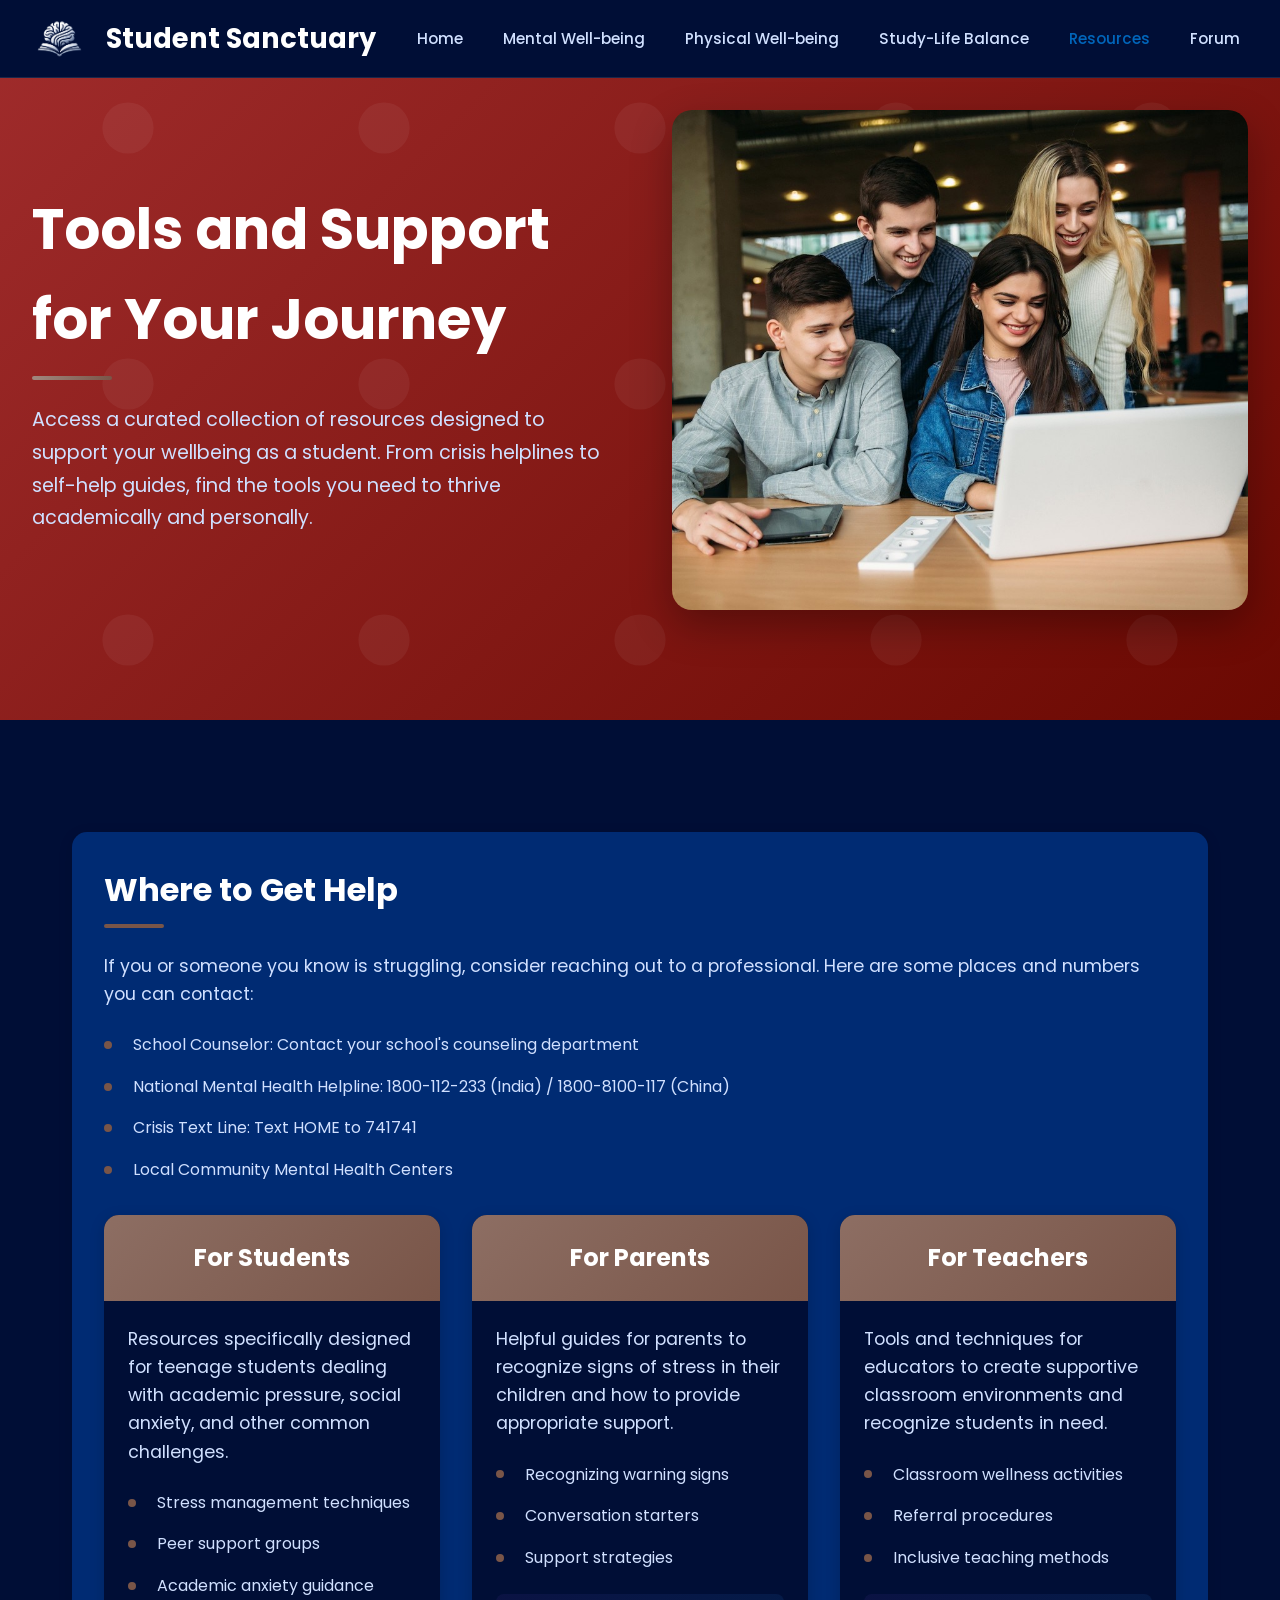
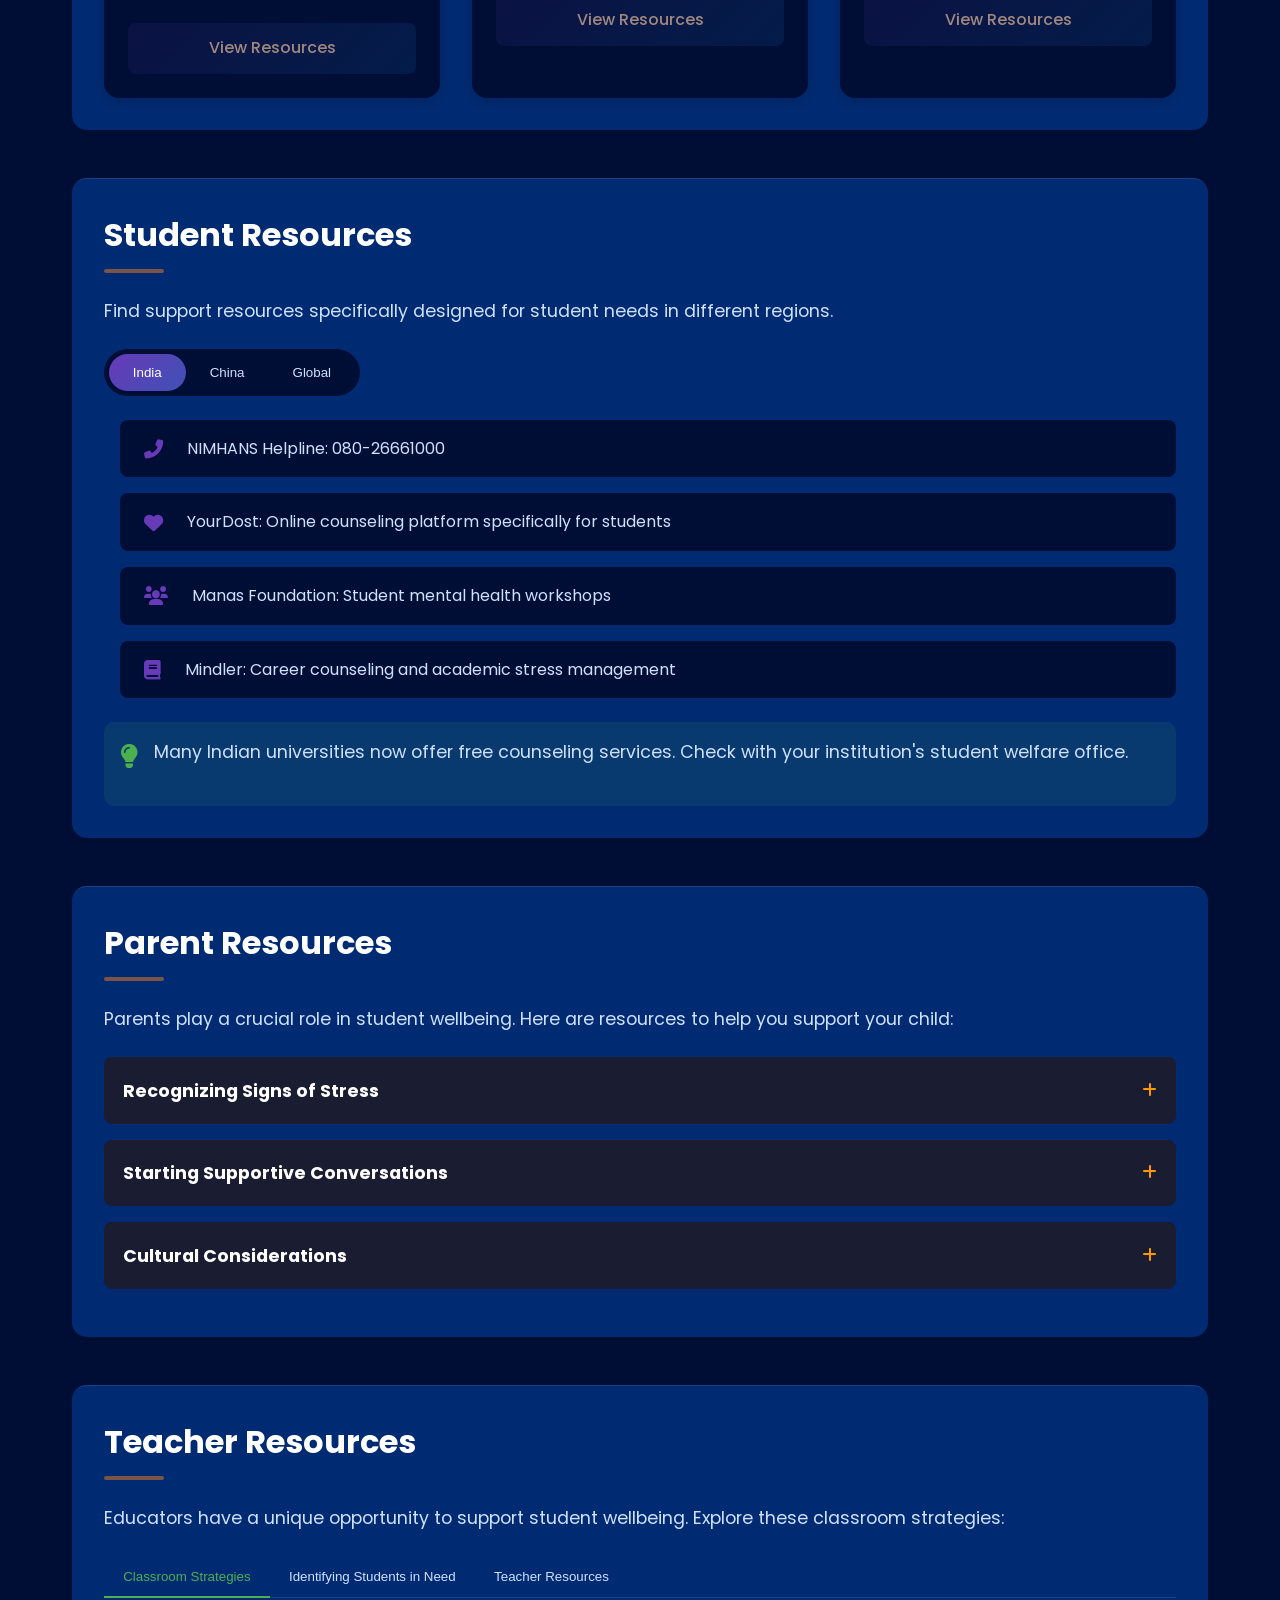
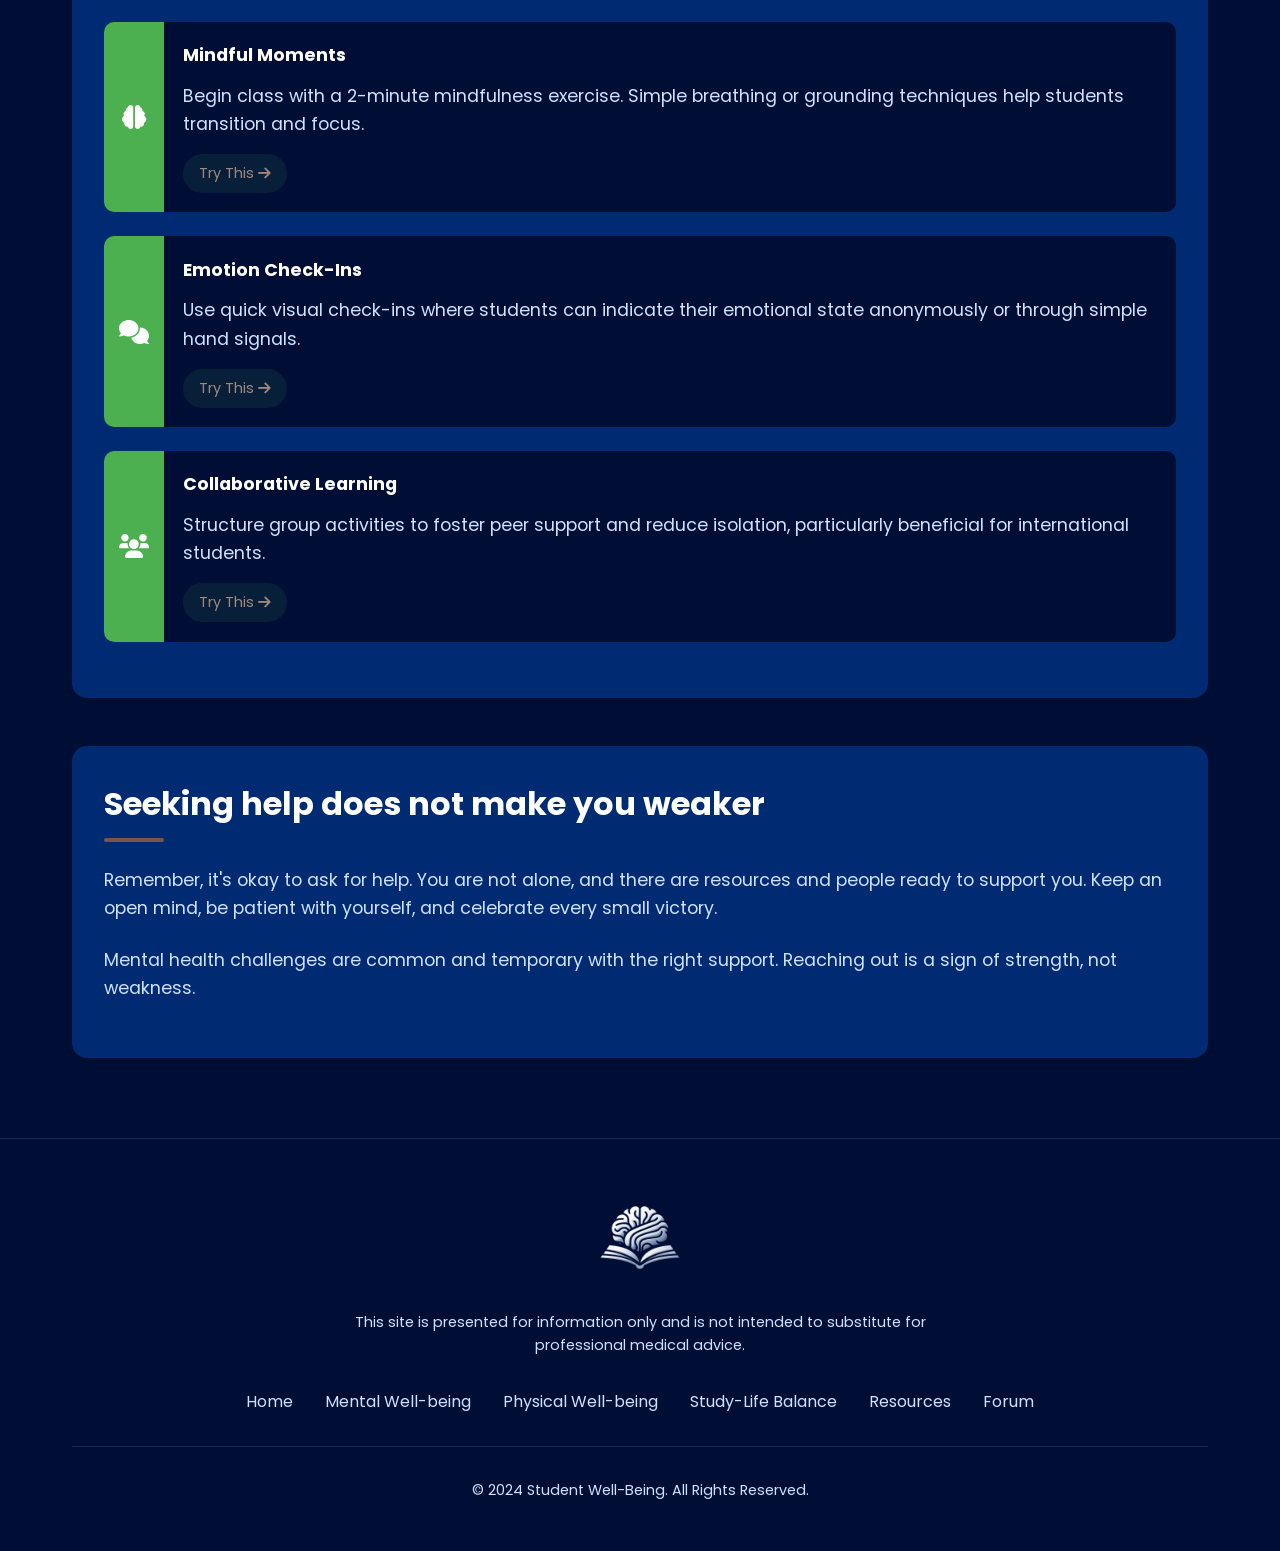
<file: resources.html>
<!doctype html>
<html lang="en">
  <head>
    <meta charset="UTF-8" />
    <meta name="viewport" content="width=device-width, initial-scale=1.0" />
    <title>Student Sanctuary - Resources</title>
    <link rel="stylesheet" href="css/resources.css" />
    <link href="https://unpkg.com/aos@2.3.1/dist/aos.css" rel="stylesheet" />
    <link
      rel="stylesheet"
      href="https://cdnjs.cloudflare.com/ajax/libs/font-awesome/6.0.0/css/all.min.css"
    />
  </head>
  <body>
    <header class="navbar">
      <div class="logo-container">
        <div class="logo-image">
          <img src="images/logo.png" alt="Logo" class="nav-logo" />
        </div>
        <div class="logo">Student Sanctuary</div>
      </div>
      <nav class="navigation">
        <a href="index.html" class="nav-link">Home</a>
        <a href="mental-wellbeing.html" class="nav-link">Mental Well-being</a>
        <a href="physical-wellbeing.html" class="nav-link"
          >Physical Well-being</a
        >
        <a href="study-life-balance.html" class="nav-link"
          >Study-Life Balance</a
        >
        <a href="resources.html" class="nav-link active">Resources</a>
        <a href="student-forum.html" class="nav-link">Forum</a>
      </nav>
    </header>

    <section class="resources-hero">
      <div class="hero-content">
        <h1 data-aos="fade-up">Tools and Support for Your Journey</h1>
        <p data-aos="fade-up" data-aos-delay="200">
          Access a curated collection of resources designed to support your
          wellbeing as a student. From crisis helplines to self-help guides,
          find the tools you need to thrive academically and personally.
        </p>
      </div>
      <div class="hero-image" data-aos="fade-left">
        <img
          src="images/Student-wellbeing-insights-from-the-European-Student-Living-Monitor-The-Class-Foundation-PBSA-News.jpg"
          alt="Student accessing wellbeing resources"
        />
      </div>
    </section>

    <main style="margin-top: 80px">
      <div class="container">
        <div class="section" data-aos="fade-up">
          <h2>Where to Get Help</h2>
          <p>
            If you or someone you know is struggling, consider reaching out to a
            professional. Here are some places and numbers you can contact:
          </p>
          <ul>
            <li>
              School Counselor: Contact your school's counseling department
            </li>
            <li>
              National Mental Health Helpline: 1800-112-233 (India) /
              1800-8100-117 (China)
            </li>
            <li>Crisis Text Line: Text HOME to 741741</li>
            <li>Local Community Mental Health Centers</li>
          </ul>

          <div class="resource-cards">
            <div class="resource-card" data-aos="fade-up" data-aos-delay="100">
              <div class="resource-card-header">
                <h3>For Students</h3>
              </div>
              <div class="resource-card-body">
                <p>
                  Resources specifically designed for teenage students dealing
                  with academic pressure, social anxiety, and other common
                  challenges.
                </p>
                <ul>
                  <li>Stress management techniques</li>
                  <li>Peer support groups</li>
                  <li>Academic anxiety guidance</li>
                </ul>
                <a href="#student-resources-section" class="resource-nav-btn"
                  >View Resources</a
                >
              </div>
            </div>

            <div class="resource-card" data-aos="fade-up" data-aos-delay="200">
              <div class="resource-card-header">
                <h3>For Parents</h3>
              </div>
              <div class="resource-card-body">
                <p>
                  Helpful guides for parents to recognize signs of stress in
                  their children and how to provide appropriate support.
                </p>
                <ul>
                  <li>Recognizing warning signs</li>
                  <li>Conversation starters</li>
                  <li>Support strategies</li>
                </ul>
                <a href="#parent-resources-section" class="resource-nav-btn"
                  >View Resources</a
                >
              </div>
            </div>

            <div class="resource-card" data-aos="fade-up" data-aos-delay="300">
              <div class="resource-card-header">
                <h3>For Teachers</h3>
              </div>
              <div class="resource-card-body">
                <p>
                  Tools and techniques for educators to create supportive
                  classroom environments and recognize students in need.
                </p>
                <ul>
                  <li>Classroom wellness activities</li>
                  <li>Referral procedures</li>
                  <li>Inclusive teaching methods</li>
                </ul>
                <a href="#teacher-resources-section" class="resource-nav-btn"
                  >View Resources</a
                >
              </div>
            </div>
          </div>
        </div>

        <div class="section" id="student-resources-section" data-aos="fade-up">
          <h2>Student Resources</h2>
          <p>
            Find support resources specifically designed for student needs in
            different regions.
          </p>

          <div class="region-tabs">
            <button class="region-tab active" data-region="india">India</button>
            <button class="region-tab" data-region="china">China</button>
            <button class="region-tab" data-region="global">Global</button>
          </div>

          <div class="region-content active" id="india-content">
            <ul class="resource-list">
              <li>
                <i class="fas fa-phone-alt"></i> NIMHANS Helpline: 080-26661000
              </li>
              <li>
                <i class="fas fa-heart"></i> YourDost: Online counseling
                platform specifically for students
              </li>
              <li>
                <i class="fas fa-users"></i> Manas Foundation: Student mental
                health workshops
              </li>
              <li>
                <i class="fas fa-book"></i> Mindler: Career counseling and
                academic stress management
              </li>
            </ul>
            <div class="interactive-tip">
              <div class="tip-icon"><i class="fas fa-lightbulb"></i></div>
              <p>
                Many Indian universities now offer free counseling services.
                Check with your institution's student welfare office.
              </p>
            </div>
          </div>

          <div class="region-content" id="china-content">
            <ul class="resource-list">
              <li>
                <i class="fas fa-phone-alt"></i> National Mental Health
                Helpline: 12320
              </li>
              <li>
                <i class="fas fa-comment-medical"></i> Hope Line Beijing:
                400-161-9995
              </li>
              <li>
                <i class="fas fa-graduation-cap"></i> CandleX: Student support
                community
              </li>
              <li>
                <i class="fas fa-hands-helping"></i> United Family Healthcare:
                Student counseling
              </li>
              <li>
                <i class="fas fa-heart"></i> 阳光心理: Online psychological
                counseling platform
              </li>
              <li>
                <i class="fas fa-users"></i> 知心精神健康服务: Mental health
                services for youth
              </li>
              <li>
                <i class="fas fa-book"></i> Student Mental Health Association of
                China
              </li>
            </ul>
            <div class="interactive-tip">
              <div class="tip-icon"><i class="fas fa-lightbulb"></i></div>
              <p>
                WeChat groups for student support are increasingly popular in
                China. Search for "学生心理健康" (student mental health) groups.
              </p>
            </div>
          </div>

          <div class="region-content" id="global-content">
            <ul class="resource-list">
              <li>
                <i class="fas fa-globe"></i> 7 Cups: Free online chat with
                trained listeners
              </li>
              <li>
                <i class="fas fa-brain"></i> Headspace: Meditation app with
                student discount
              </li>
              <li>
                <i class="fas fa-comment-dots"></i> TalkCampus: Global student
                support network
              </li>
              <li>
                <i class="fas fa-laptop"></i> Student Minds: International
                student mental health charity
              </li>
              <li>
                <i class="fas fa-heart"></i> BetterHelp: Online counseling
                platform
              </li>
              <li>
                <i class="fas fa-users"></i> International Student Support
                Network
              </li>
              <li>
                <i class="fas fa-book"></i> WHO Student Mental Health Resources
              </li>
            </ul>
            <div class="interactive-tip">
              <div class="tip-icon"><i class="fas fa-lightbulb"></i></div>
              <p>
                Don't forget to visit our
                <a href="student-forum.html" class="highlight-link"
                  >Student Forum</a
                >
                to connect with peers facing similar challenges!
              </p>
            </div>
          </div>
        </div>

        <div class="section" id="parent-resources-section" data-aos="fade-up">
          <h2>Parent Resources</h2>
          <p>
            Parents play a crucial role in student wellbeing. Here are resources
            to help you support your child:
          </p>

          <div class="accordion">
            <div class="accordion-item">
              <div class="accordion-header">
                <h5>Recognizing Signs of Stress</h5>
                <span class="accordion-icon"><i class="fas fa-plus"></i></span>
              </div>
              <div class="accordion-content">
                <p>Watch for these common signs of academic stress:</p>
                <ul>
                  <li>Changes in sleep patterns or appetite</li>
                  <li>Withdrawal from family activities</li>
                  <li>Excessive worry about grades or performance</li>
                  <li>Physical complaints like headaches or stomachaches</li>
                  <li>Loss of interest in previously enjoyed activities</li>
                </ul>
                <div class="parent-tip">
                  <p>
                    <strong>Tip:</strong> Keep communication open without
                    focusing solely on academic performance.
                  </p>
                </div>
              </div>
            </div>

            <div class="accordion-item">
              <div class="accordion-header">
                <h5>Starting Supportive Conversations</h5>
                <span class="accordion-icon"><i class="fas fa-plus"></i></span>
              </div>
              <div class="accordion-content">
                <p>Try these conversation starters:</p>
                <ul>
                  <li>
                    "I've noticed you seem a bit overwhelmed lately. Would you
                    like to talk about it?"
                  </li>
                  <li>
                    "What was the best and most challenging part of your day?"
                  </li>
                  <li>
                    "How can I support you with your schoolwork without adding
                    pressure?"
                  </li>
                  <li>
                    "Would it help to take a break and do something fun
                    together?"
                  </li>
                </ul>
                <div class="parent-tip">
                  <p>
                    <strong>Tip:</strong> Listen without judgment and validate
                    their feelings before offering solutions.
                  </p>
                </div>
              </div>
            </div>

            <div class="accordion-item">
              <div class="accordion-header">
                <h5>Cultural Considerations</h5>
                <span class="accordion-icon"><i class="fas fa-plus"></i></span>
              </div>
              <div class="accordion-content">
                <p>
                  In many Asian cultures, academic achievement is highly valued.
                  While encouraging excellence, remember:
                </p>
                <ul>
                  <li>Balance high expectations with emotional support</li>
                  <li>
                    Recognize that mental health is as important as academic
                    success
                  </li>
                  <li>Celebrate effort and progress, not just results</li>
                  <li>Share your own experiences with overcoming challenges</li>
                </ul>
                <div class="parent-tip">
                  <p>
                    <strong>Tip:</strong> Consider joining a parent support
                    group to share experiences and strategies.
                  </p>
                </div>
              </div>
            </div>
          </div>
        </div>

        <div class="section" id="teacher-resources-section" data-aos="fade-up">
          <h2>Teacher Resources</h2>
          <p>
            Educators have a unique opportunity to support student wellbeing.
            Explore these classroom strategies:
          </p>

          <div class="tabs-container">
            <div class="tabs-nav">
              <button class="tab-nav-item active" data-tab="classroom">
                Classroom Strategies
              </button>
              <button class="tab-nav-item" data-tab="identifying">
                Identifying Students in Need
              </button>
              <button class="tab-nav-item" data-tab="resources">
                Teacher Resources
              </button>
            </div>

            <div class="tab-content active" id="classroom-content">
              <div class="strategy-card">
                <div class="strategy-icon"><i class="fas fa-brain"></i></div>
                <div class="strategy-details">
                  <h5>Mindful Moments</h5>
                  <p>
                    Begin class with a 2-minute mindfulness exercise. Simple
                    breathing or grounding techniques help students transition
                    and focus.
                  </p>
                  <a href="#" class="try-it-btn"
                    >Try This <i class="fas fa-arrow-right"></i
                  ></a>
                  <div class="try-it-content">
                    <p>
                      "Today, we'll start with a quick grounding exercise.
                      Please sit comfortably and take three deep breaths. Now,
                      notice five things you can see, four things you can touch,
                      three things you can hear, two things you can smell, and
                      one thing you can taste."
                    </p>
                  </div>
                </div>
              </div>

              <div class="strategy-card">
                <div class="strategy-icon"><i class="fas fa-comments"></i></div>
                <div class="strategy-details">
                  <h5>Emotion Check-Ins</h5>
                  <p>
                    Use quick visual check-ins where students can indicate their
                    emotional state anonymously or through simple hand signals.
                  </p>
                  <a href="#" class="try-it-btn"
                    >Try This <i class="fas fa-arrow-right"></i
                  ></a>
                  <div class="try-it-content">
                    <p>
                      Create a simple chart with emotions (focused, confused,
                      stressed, excited) and have students place sticky notes or
                      digital markers to indicate their current state. This
                      helps you adjust your teaching approach and identify
                      students who might need support.
                    </p>
                  </div>
                </div>
              </div>

              <div class="strategy-card">
                <div class="strategy-icon"><i class="fas fa-users"></i></div>
                <div class="strategy-details">
                  <h5>Collaborative Learning</h5>
                  <p>
                    Structure group activities to foster peer support and reduce
                    isolation, particularly beneficial for international
                    students.
                  </p>
                  <a href="#" class="try-it-btn"
                    >Try This <i class="fas fa-arrow-right"></i
                  ></a>
                  <div class="try-it-content">
                    <p>
                      Use the "think-pair-share" technique where students first
                      reflect individually, then discuss with a partner, and
                      finally share with the larger group. This builds
                      confidence and creates a supportive learning community.
                    </p>
                  </div>
                </div>
              </div>
            </div>

            <div class="tab-content" id="identifying-content">
              <h5>Warning Signs to Watch For</h5>
              <ul class="warning-signs">
                <li>
                  <i class="fas fa-exclamation-triangle"></i> Sudden decline in
                  academic performance
                </li>
                <li>
                  <i class="fas fa-exclamation-triangle"></i> Excessive absences
                  or tardiness
                </li>
                <li>
                  <i class="fas fa-exclamation-triangle"></i> Withdrawal from
                  class participation
                </li>
                <li>
                  <i class="fas fa-exclamation-triangle"></i> Expressions of
                  hopelessness or worthlessness
                </li>
                <li>
                  <i class="fas fa-exclamation-triangle"></i> Significant
                  changes in behavior or mood
                </li>
              </ul>

              <div class="action-steps">
                <h5>Recommended Steps</h5>
                <ol>
                  <li>Speak with the student privately to express concern</li>
                  <li>
                    Listen without judgment and avoid minimizing their feelings
                  </li>
                  <li>
                    Know your school's referral process for counseling services
                  </li>
                  <li>
                    Follow up appropriately while respecting confidentiality
                  </li>
                  <li>
                    Take care of your own wellbeing to avoid compassion fatigue
                  </li>
                </ol>
              </div>
            </div>

            <div class="tab-content" id="resources-content">
              <div class="resource-list">
                <li>
                  <i class="fas fa-chalkboard-teacher"></i>
                  <div class="resource-content">
                    <h5>Classroom Management Techniques</h5>
                    <p>
                      Effective strategies for maintaining a supportive learning
                      environment
                    </p>
                  </div>
                </li>
                <li>
                  <i class="fas fa-brain"></i>
                  <div class="resource-content">
                    <h5>Mental Health First Aid</h5>
                    <p>
                      Basic training for recognizing and responding to mental
                      health challenges
                    </p>
                  </div>
                </li>
                <li>
                  <i class="fas fa-users"></i>
                  <div class="resource-content">
                    <h5>Building Inclusive Communities</h5>
                    <p>Creating safe and welcoming spaces for all students</p>
                  </div>
                </li>
                <li>
                  <i class="fas fa-heart"></i>
                  <div class="resource-content">
                    <h5>Social-Emotional Learning</h5>
                    <p>
                      Incorporating SEL principles into daily teaching practices
                    </p>
                  </div>
                </li>
              </div>
            </div>
          </div>
        </div>

        <div class="section" data-aos="fade-up">
          <h2>Seeking help does not make you weaker</h2>
          <p>
            Remember, it's okay to ask for help. You are not alone, and there
            are resources and people ready to support you. Keep an open mind, be
            patient with yourself, and celebrate every small victory.
          </p>
          <p>
            Mental health challenges are common and temporary with the right
            support. Reaching out is a sign of strength, not weakness.
          </p>
        </div>
      </div>
    </main>

    <footer>
      <div class="footer-wrapper">
        <div class="footer-brand">
          <img
            src="images/logo.png"
            alt="Student Well-Being Logo"
            class="footer-logo"
          />
          <p class="footer-disclaimer">
            This site is presented for information only and is not intended to
            substitute for professional medical advice.
          </p>
        </div>

        <nav class="footer-nav">
          <div class="footer-links">
            <a href="index.html">Home</a>
            <a href="mental-wellbeing.html">Mental Well-being</a>
            <a href="physical-wellbeing.html">Physical Well-being</a>
            <a href="study-life-balance.html">Study-Life Balance</a>
            <a href="resources.html">Resources</a>
            <a href="student-forum.html">Forum</a>
          </div>
        </nav>

        <div class="footer-bottom">
          <p>&copy; 2024 Student Well-Being. All Rights Reserved.</p>
        </div>
      </div>
    </footer>

    <script src="https://unpkg.com/aos@2.3.1/dist/aos.js"></script>
    <script src="js/navbar.js"></script>
    <script src="js/script.js"></script>
  </body>
</html>
</file>
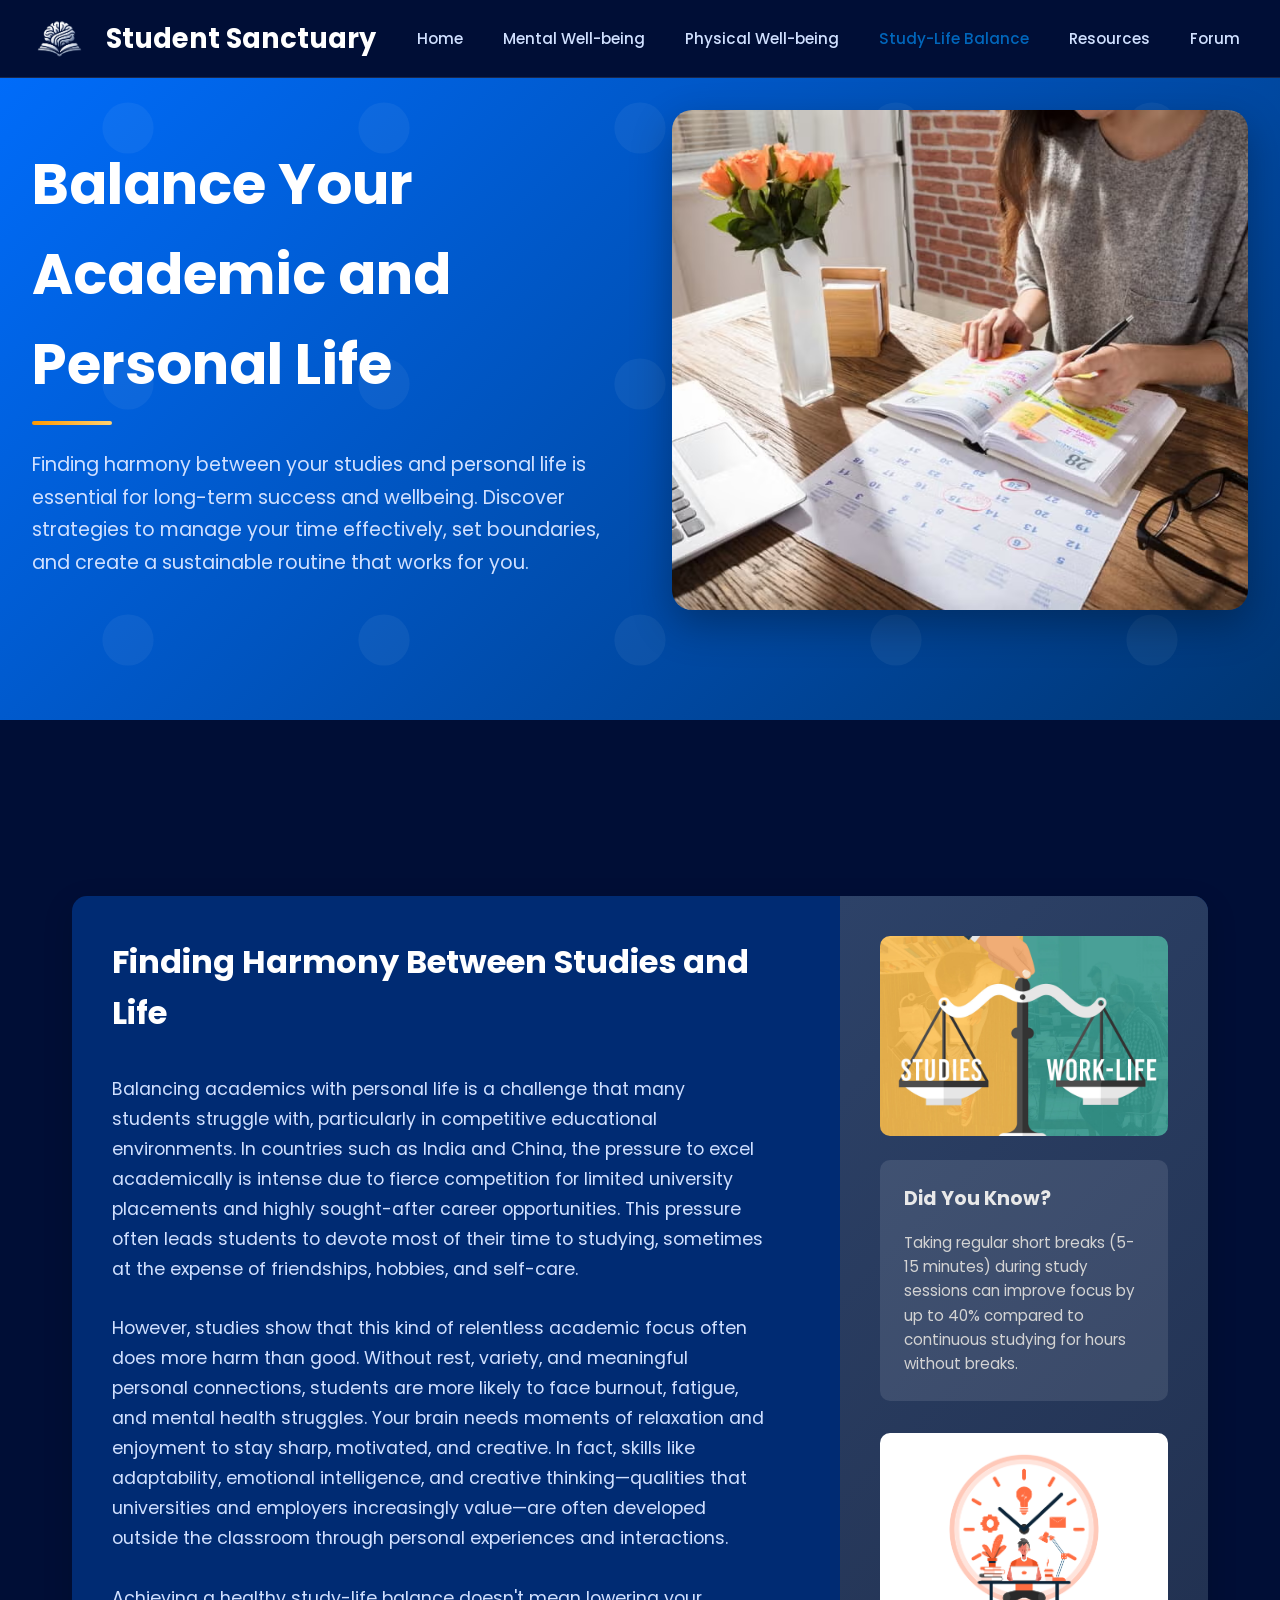
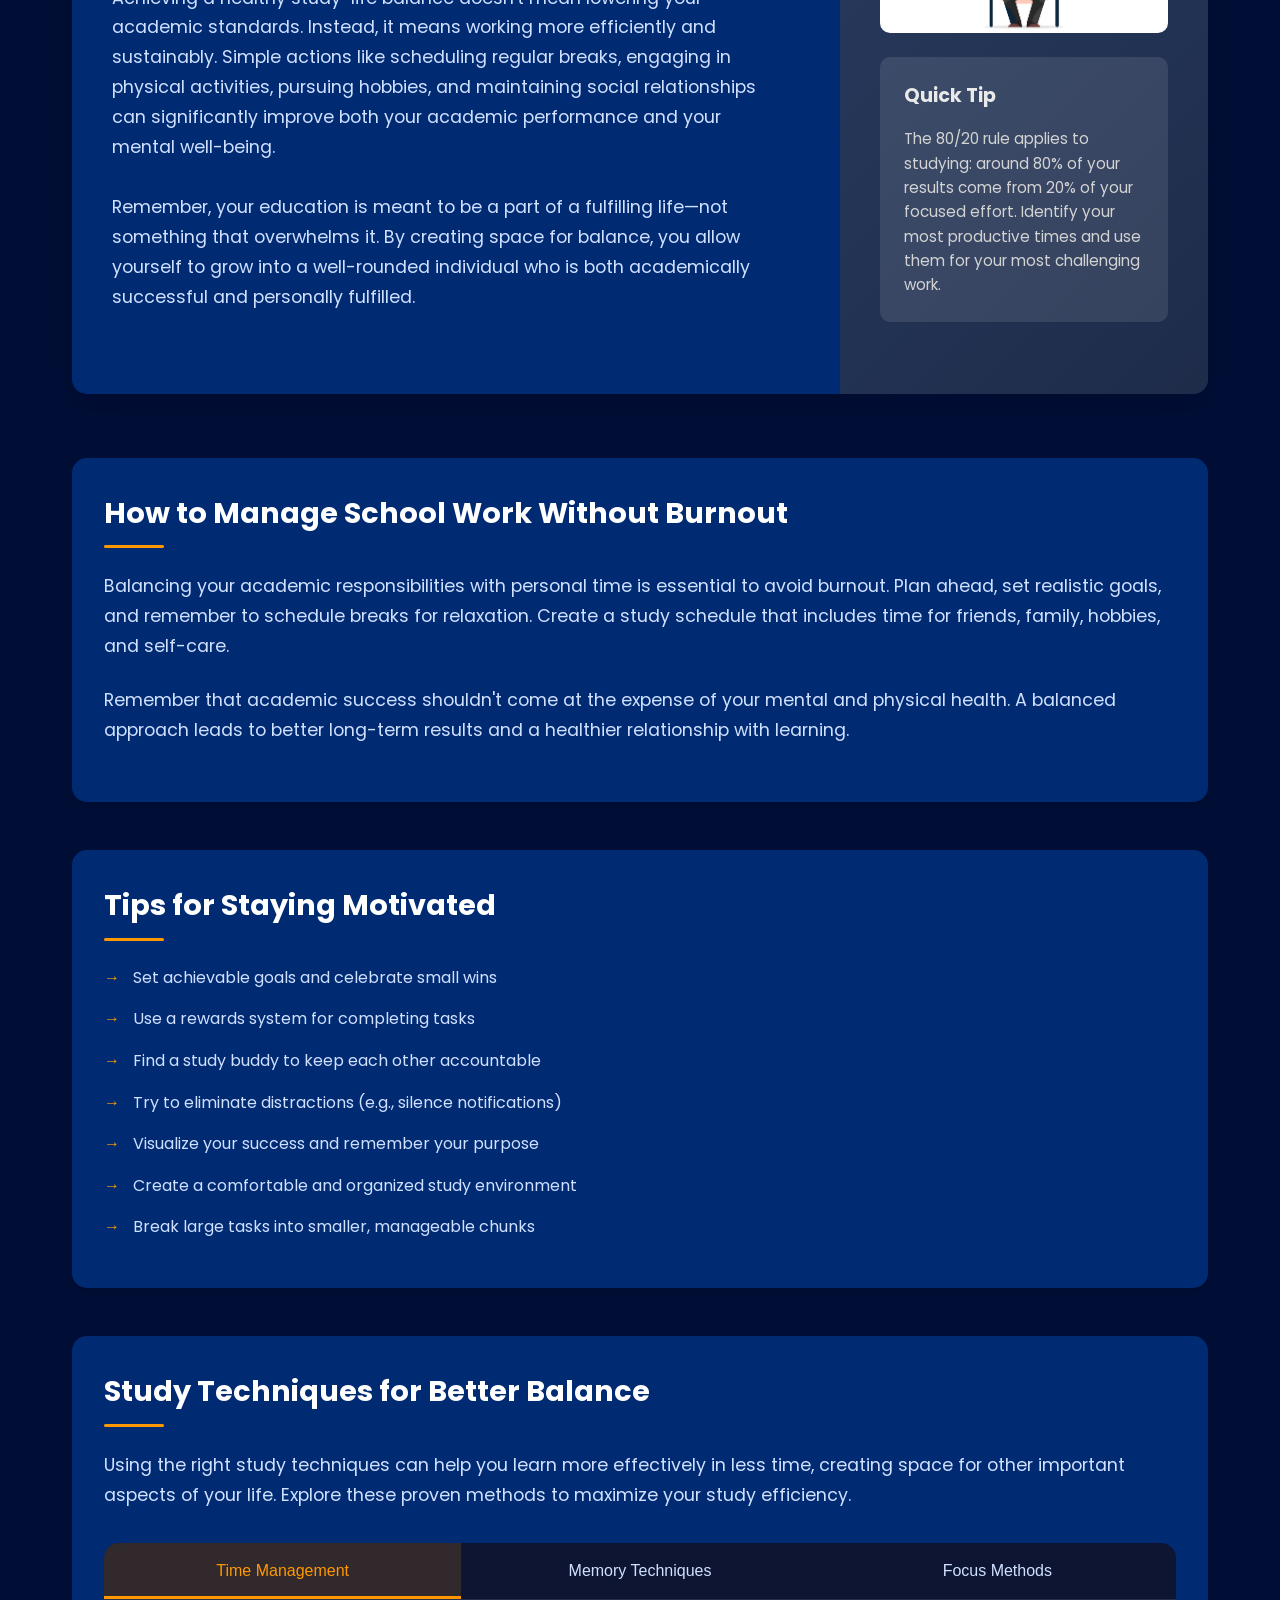
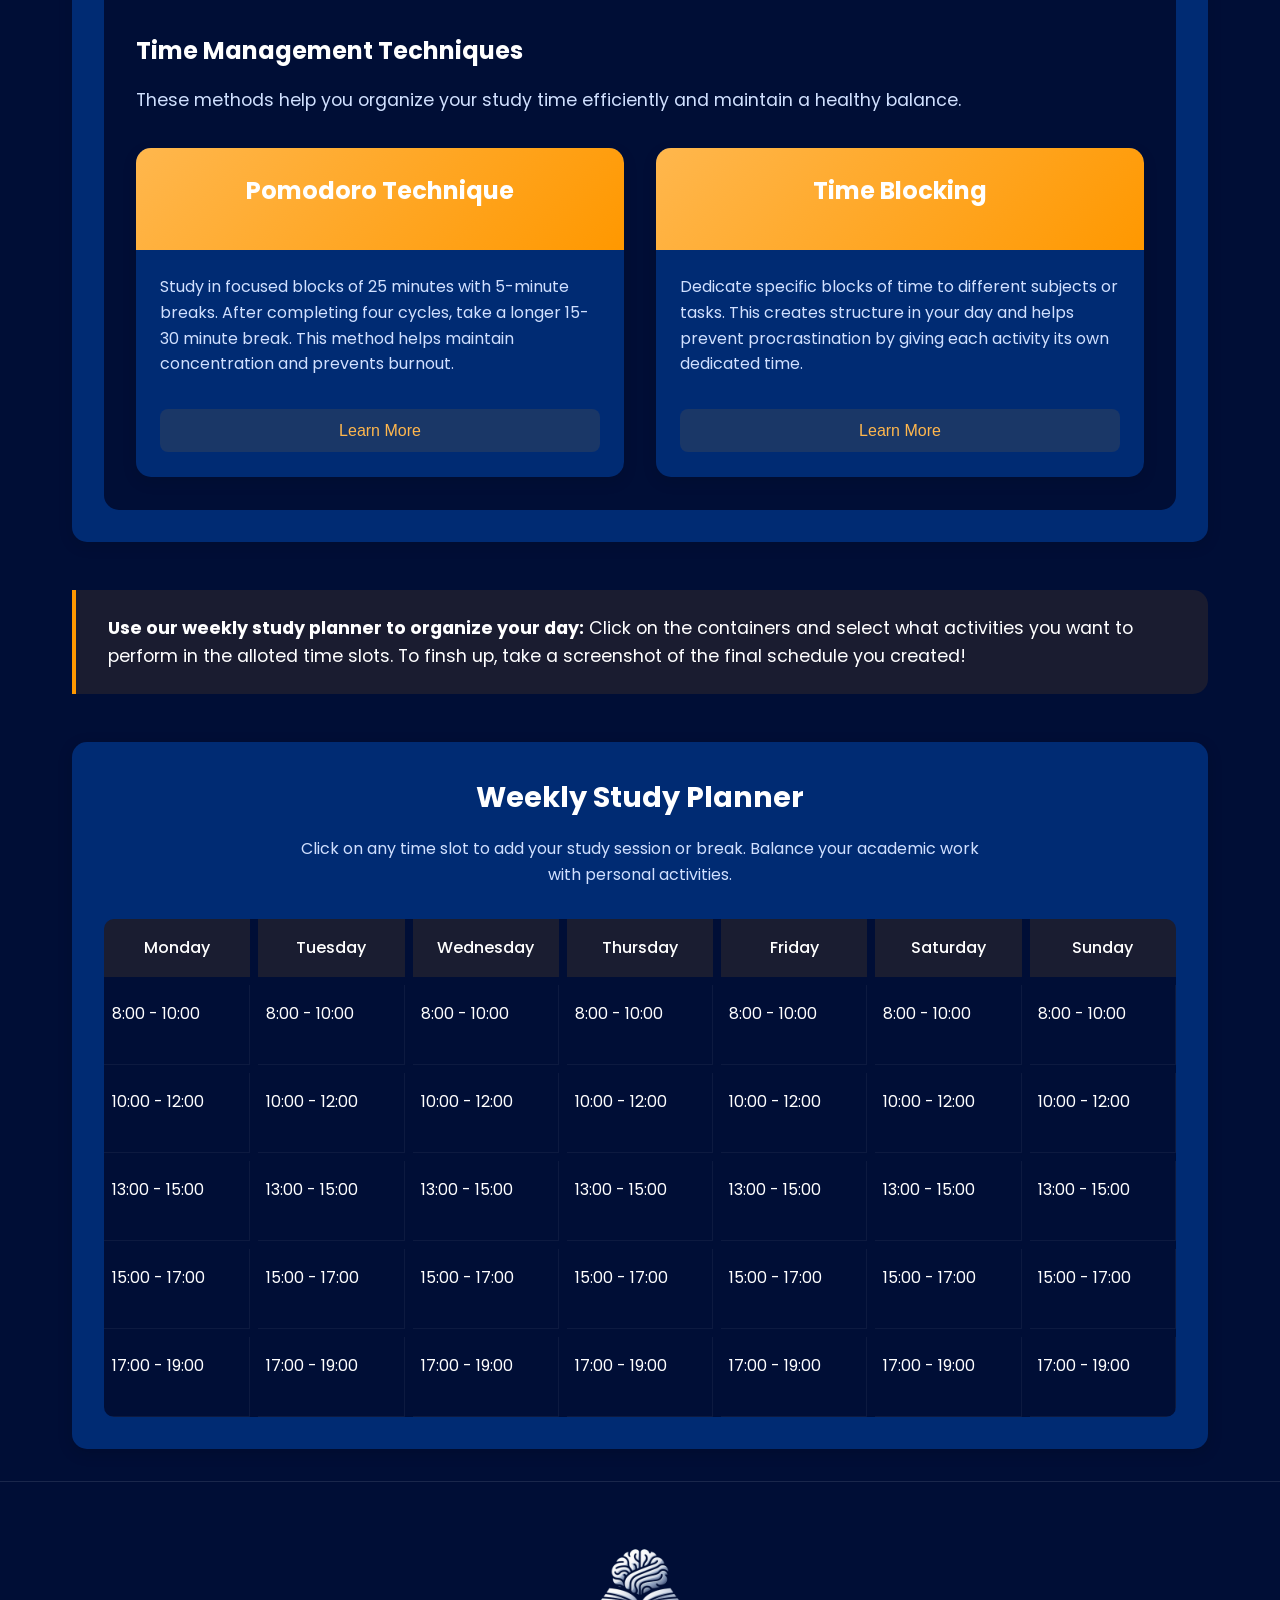
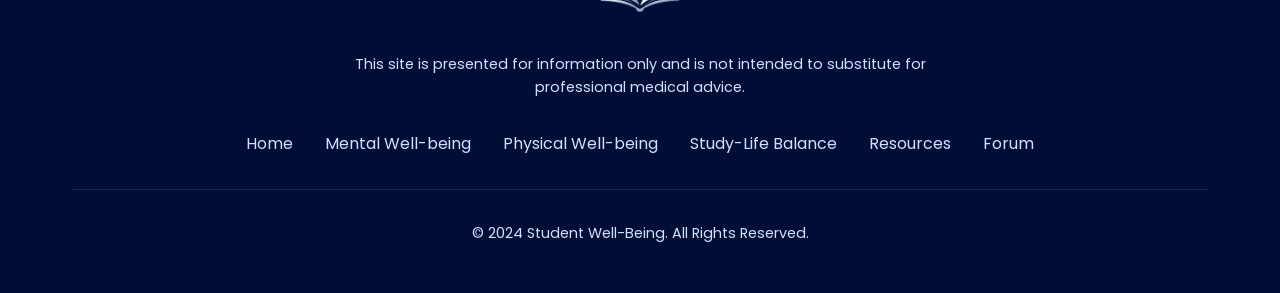
<file: study-life-balance.html>
<!DOCTYPE html>
<html lang="en">
<head>
  <meta charset="UTF-8" />
  <meta name="viewport" content="width=device-width, initial-scale=1.0"/>
  <title>Student Sanctuary - Study-Life Balance</title>
  <link rel="stylesheet" href="css/study-life-balance.css" />
  <link href="https://unpkg.com/aos@2.3.1/dist/aos.css" rel="stylesheet">
  <link rel="stylesheet" href="https://cdnjs.cloudflare.com/ajax/libs/font-awesome/6.0.0/css/all.min.css">
</head>
<body>

<header class="navbar">
  <div class="logo-container">
    <div class="logo-image">
      <img src="images/logo.png" alt="Logo" class="nav-logo">
    </div>
    <div class="logo">Student Sanctuary</div>
  </div>
  <nav class="navigation">
    <a href="index.html" class="nav-link">Home</a>
    <a href="mental-wellbeing.html" class="nav-link">Mental Well-being</a>
    <a href="physical-wellbeing.html" class="nav-link">Physical Well-being</a>
    <a href="study-life-balance.html" class="nav-link active">Study-Life Balance</a>
    <a href="resources.html" class="nav-link">Resources</a>
    <a href="student-forum.html" class="nav-link">Forum</a>
  </nav>
</header>

<section class="study-life-hero">
  <div class="hero-content">
    <h1 data-aos="fade-up">Balance Your Academic and Personal Life</h1>
    <p data-aos="fade-up" data-aos-delay="200">
      Finding harmony between your studies and personal life is essential for long-term success and wellbeing.
      Discover strategies to manage your time effectively, set boundaries, and create a sustainable routine that works for you.
    </p>
  </div>
  <div class="hero-image" data-aos="fade-left">
    <img src="images/Balancing-Academics-and-Personal-Life-A-Students-Guide-930x620.png" alt="Student balancing studies and personal life">
  </div>
</section>

<main style="margin-top: 80px;">
  <div class="container">
    <div class="textual-space">
      <div class="textual-content">
        <h2>Finding Harmony Between Studies and Life</h2>
        <p>
          Balancing academics with personal life is a challenge that many students struggle with, particularly in competitive educational environments. In countries such as India and China, the pressure to excel academically is intense due to fierce competition for limited university placements and highly sought-after career opportunities. This pressure often leads students to devote most of their time to studying, sometimes at the expense of friendships, hobbies, and self-care.
          <br><br>
          However, studies show that this kind of relentless academic focus often does more harm than good. Without rest, variety, and meaningful personal connections, students are more likely to face burnout, fatigue, and mental health struggles. Your brain needs moments of relaxation and enjoyment to stay sharp, motivated, and creative. In fact, skills like adaptability, emotional intelligence, and creative thinking—qualities that universities and employers increasingly value—are often developed outside the classroom through personal experiences and interactions.
          <br><br>
          Achieving a healthy study-life balance doesn't mean lowering your academic standards. Instead, it means working more efficiently and sustainably. Simple actions like scheduling regular breaks, engaging in physical activities, pursuing hobbies, and maintaining social relationships can significantly improve both your academic performance and your mental well-being.
          <br><br>
          Remember, your education is meant to be a part of a fulfilling life—not something that overwhelms it. By creating space for balance, you allow yourself to grow into a well-rounded individual who is both academically successful and personally fulfilled.
        </p>
      </div>
      <div class="textual-sidebar">
        <div class="sidebar-image">
          <img src="images/1.jpg" alt="Balanced study approach" />
        </div>
        <div class="funfact-card">
          <h4>Did You Know?</h4>
          <p>Taking regular short breaks (5-15 minutes) during study sessions can improve focus by up to 40% compared to continuous studying for hours without breaks.</p>
        </div>
        <div class="sidebar-image">
          <img src="images/time-management-tips.png.webp" alt="Time management techniques" />
        </div>
        <div class="funfact-card">
          <h4>Quick Tip</h4>
          <p>The 80/20 rule applies to studying: around 80% of your results come from 20% of your focused effort. Identify your most productive times and use them for your most challenging work.</p>
        </div>
      </div>
    </div>
  
    <div class="section" data-aos="fade-up">
      <h2>How to Manage School Work Without Burnout</h2>
      <p>
        Balancing your academic responsibilities with personal time is essential to avoid burnout. 
        Plan ahead, set realistic goals, and remember to schedule breaks for relaxation. Create a 
        study schedule that includes time for friends, family, hobbies, and self-care.
      </p>
      <p>
        Remember that academic success shouldn't come at the expense of your mental and physical health.
        A balanced approach leads to better long-term results and a healthier relationship with learning.
      </p>
    </div>


    <div class="section" data-aos="fade-up">
      <h2>Tips for Staying Motivated</h2>
      <ul>
        <li>Set achievable goals and celebrate small wins</li>
        <li>Use a rewards system for completing tasks</li>
        <li>Find a study buddy to keep each other accountable</li>
        <li>Try to eliminate distractions (e.g., silence notifications)</li>
        <li>Visualize your success and remember your purpose</li>
        <li>Create a comfortable and organized study environment</li>
        <li>Break large tasks into smaller, manageable chunks</li>
      </ul>
    </div>

    <div class="section" data-aos="fade-up">
      <h2>Study Techniques for Better Balance</h2>
      <p>
        Using the right study techniques can help you learn more effectively in less time, 
        creating space for other important aspects of your life. Explore these proven methods 
        to maximize your study efficiency.
      </p>
      
      <div class="technique-tabs">
        <div class="tab-buttons">
          <button class="tab-btn active" data-tab="time">Time Management</button>
          <button class="tab-btn" data-tab="memory">Memory Techniques</button>
          <button class="tab-btn" data-tab="focus">Focus Methods</button>
        </div>
        
        <div class="tab-content">
          <div class="tab-pane active" id="time-tab">
            <h3>Time Management Techniques</h3>
            <p>
              These methods help you organize your study time efficiently and maintain a healthy balance.
            </p>
            
            <div class="technique-cards">
              <div class="technique-card" data-aos="flip-left" data-aos-delay="100">
                <div class="technique-card-header">
                  <h3>Pomodoro Technique</h3>
                </div>
                <div class="technique-card-body">
                  <p>Study in focused blocks of 25 minutes with 5-minute breaks. After completing four cycles, take a longer 15-30 minute break. This method helps maintain concentration and prevents burnout.</p>
                  <button class="learn-more-btn">Learn More</button>
                  <div class="technique-details">
                    <h4>How to implement the Pomodoro Technique:</h4>
                    <ol>
                      <li>Choose one task to focus on</li>
                      <li>Set a timer for 25 minutes</li>
                      <li>Work on the task until the timer rings</li>
                      <li>Take a 5-minute break</li>
                      <li>After 4 pomodoros, take a longer 15-30 minute break</li>
                    </ol>
                    <p>This technique works because it breaks work into manageable chunks and provides regular recovery periods. The time pressure also creates a sense of urgency that helps combat procrastination.</p>
                    <p>Recommended apps: Forest, Focus To-Do, Pomodoro Timer</p>
                  </div>
                </div>
              </div>
              
              <div class="technique-card" data-aos="flip-left" data-aos-delay="200">
                <div class="technique-card-header">
                  <h3>Time Blocking</h3>
                </div>
                <div class="technique-card-body">
                  <p>Dedicate specific blocks of time to different subjects or tasks. This creates structure in your day and helps prevent procrastination by giving each activity its own dedicated time.</p>
                  <button class="learn-more-btn">Learn More</button>
                  <div class="technique-details">
                    <h4>How to implement Time Blocking:</h4>
                    <ol>
                      <li>Plan your day or week in advance</li>
                      <li>Divide your calendar into blocks (30-90 minutes)</li>
                      <li>Assign specific tasks or subjects to each block</li>
                      <li>Include blocks for breaks and personal activities</li>
                      <li>Stick to your schedule but be flexible when necessary</li>
                    </ol>
                    <p>Time blocking works because it eliminates decision fatigue and creates a visual representation of how you spend your time. It also helps you set realistic expectations about what you can accomplish in a day.</p>
                    <p>Recommended tools: Google Calendar, Notion, Any.do</p>
                  </div>
                </div>
              </div>
            </div>
          </div>
          
          <div class="tab-pane" id="memory-tab">
            <h3>Memory Enhancement Techniques</h3>
            <p>
              These methods help you retain information more effectively, reducing the need for excessive review.
            </p>
            
            <div class="technique-cards">
              <div class="technique-card" data-aos="flip-left" data-aos-delay="100">
                <div class="technique-card-header">
                  <h3>Active Recall</h3>
                </div>
                <div class="technique-card-body">
                  <p>Test yourself frequently instead of just re-reading notes. Close your book and practice retrieving information from memory. This strengthens neural pathways and improves long-term retention.</p>
                  <button class="learn-more-btn">Learn More</button>
                  <div class="technique-details">
                    <h4>How to practice Active Recall:</h4>
                    <ol>
                      <li>Study the material initially to understand it</li>
                      <li>Close your notes/books</li>
                      <li>Write down or explain everything you remember</li>
                      <li>Check your answers against the original material</li>
                      <li>Focus on areas where your recall was weak</li>
                    </ol>
                    <p>Active recall is effective because it forces your brain to strengthen the neural pathways associated with the information. The effort of retrieval actually enhances memory more than passive re-reading.</p>
                    <p>Recommended tools: Flashcards (physical or Anki), practice tests, self-quizzing</p>
                  </div>
                </div>
              </div>
              
              <div class="technique-card" data-aos="flip-left" data-aos-delay="200">
                <div class="technique-card-header">
                  <h3>Spaced Repetition</h3>
                </div>
                <div class="technique-card-body">
                  <p>Review material at increasing intervals over time. Instead of cramming, space out your review sessions. This technique leverages how memory works to maximize long-term retention with minimal time investment.</p>
                  <button class="learn-more-btn">Learn More</button>
                  <div class="technique-details">
                    <h4>How to implement Spaced Repetition:</h4>
                    <ol>
                      <li>Learn the material initially</li>
                      <li>Review after 1 day</li>
                      <li>Review again after 3 days</li>
                      <li>Then after 7 days, 14 days, etc.</li>
                      <li>Adjust intervals based on how well you remember</li>
                    </ol>
                    <p>Spaced repetition works because it aligns with how our brains form long-term memories. By reviewing just before you're about to forget, you strengthen the memory most efficiently.</p>
                    <p>Recommended tools: Anki, Quizlet, RemNote, or a simple calendar system</p>
                  </div>
                </div>
              </div>
            </div>
          </div>
          
          <div class="tab-pane" id="focus-tab">
            <h3>Focus and Concentration Methods</h3>
            <p>
              These techniques help you maintain deep focus during study sessions, making them more productive.
            </p>
            
            <div class="technique-cards">
              <div class="technique-card" data-aos="flip-left" data-aos-delay="100">
                <div class="technique-card-header">
                  <h3>Cornell Method</h3>
                </div>
                <div class="technique-card-body">
                  <p>A systematic format for condensing and organizing notes. Divide your paper into sections for notes, cues, and summary. This method facilitates active learning and makes review more efficient.</p>
                  <button class="learn-more-btn">Learn More</button>
                  <div class="technique-details">
                    <h4>How to use the Cornell Method:</h4>
                    <ol>
                      <li>Divide your paper into three sections: a narrow left column, a wide right column, and a bottom section</li>
                      <li>Take notes in the right column during class/reading</li>
                      <li>After class, write cues/questions in the left column</li>
                      <li>Write a summary in the bottom section</li>
                      <li>Use the cues to test yourself during review</li>
                    </ol>
                    <p>The Cornell Method works because it organizes information visually and incorporates active recall through the cue column. The summary forces you to synthesize information in your own words.</p>
                    <p>Recommended tools: Cornell templates (printable or digital), Notion templates</p>
                  </div>
                </div>
              </div>
              
              <div class="technique-card" data-aos="flip-left" data-aos-delay="200">
                <div class="technique-card-header">
                  <h3>Feynman Technique</h3>
                </div>
                <div class="technique-card-body">
                  <p>Explain concepts in simple terms as if teaching someone else. If you can't explain it simply, you don't understand it well enough. This method identifies knowledge gaps and deepens understanding.</p>
                  <button class="learn-more-btn">Learn More</button>
                  <div class="technique-details">
                    <h4>How to apply the Feynman Technique:</h4>
                    <ol>
                      <li>Choose a concept to learn</li>
                      <li>Explain it in simple terms as if teaching a child</li>
                      <li>Identify gaps in your explanation/understanding</li>
                      <li>Go back to the source material to fill those gaps</li>
                      <li>Simplify and use analogies until you can explain it clearly</li>
                    </ol>
                    <p>The Feynman Technique works because it forces you to translate complex ideas into simple language, which requires deep understanding. It also quickly reveals areas where your knowledge is incomplete.</p>
                    <p>Recommended practice: Teach concepts to friends/family, record yourself explaining, or write explanations in a notebook</p>
                  </div>
                </div>
              </div>
            </div>
          </div>
        </div>
      </div>
    </div>

    <div class="download-box" data-aos="fade-up">
      <p><strong>Use our weekly study planner to organize your day:</strong>
      Click on the containers and select what activities you want to perform in the alloted time slots. To finsh up, take a screenshot of the final schedule you created! </p>
    </div>
    
    <div class="interactive-planner" data-aos="fade-up">
      <div class="planner-container">
        <div class="planner-header">
          <h3>Weekly Study Planner</h3>
          <p>Click on any time slot to add your study session or break. Balance your academic work with personal activities.</p>
        </div>
        
        <div class="planner-grid">
          <div class="day-header">Monday</div>
          <div class="day-header">Tuesday</div>
          <div class="day-header">Wednesday</div>
          <div class="day-header">Thursday</div>
          <div class="day-header">Friday</div>
          <div class="day-header">Saturday</div>
          <div class="day-header">Sunday</div>
          
          <!-- Time slots for each day, 7x5 grid -->
          <div class="time-slot">8:00 - 10:00</div>
          <div class="time-slot">8:00 - 10:00</div>
          <div class="time-slot">8:00 - 10:00</div>
          <div class="time-slot">8:00 - 10:00</div>
          <div class="time-slot">8:00 - 10:00</div>
          <div class="time-slot">8:00 - 10:00</div>
          <div class="time-slot">8:00 - 10:00</div>
          
          <div class="time-slot">10:00 - 12:00</div>
          <div class="time-slot">10:00 - 12:00</div>
          <div class="time-slot">10:00 - 12:00</div>
          <div class="time-slot">10:00 - 12:00</div>
          <div class="time-slot">10:00 - 12:00</div>
          <div class="time-slot">10:00 - 12:00</div>
          <div class="time-slot">10:00 - 12:00</div>
          
          <div class="time-slot">13:00 - 15:00</div>
          <div class="time-slot">13:00 - 15:00</div>
          <div class="time-slot">13:00 - 15:00</div>
          <div class="time-slot">13:00 - 15:00</div>
          <div class="time-slot">13:00 - 15:00</div>
          <div class="time-slot">13:00 - 15:00</div>
          <div class="time-slot">13:00 - 15:00</div>
          
          <div class="time-slot">15:00 - 17:00</div>
          <div class="time-slot">15:00 - 17:00</div>
          <div class="time-slot">15:00 - 17:00</div>
          <div class="time-slot">15:00 - 17:00</div>
          <div class="time-slot">15:00 - 17:00</div>
          <div class="time-slot">15:00 - 17:00</div>
          <div class="time-slot">15:00 - 17:00</div>
          
          <div class="time-slot">17:00 - 19:00</div>
          <div class="time-slot">17:00 - 19:00</div>
          <div class="time-slot">17:00 - 19:00</div>
          <div class="time-slot">17:00 - 19:00</div>
          <div class="time-slot">17:00 - 19:00</div>
          <div class="time-slot">17:00 - 19:00</div>
          <div class="time-slot">17:00 - 19:00</div>
        </div>
      </div>
    </div>
  </div>
</main>

<footer>
  <div class="footer-wrapper">
    <div class="footer-brand">
      <img src="images/logo.png" alt="Student Well-Being Logo" class="footer-logo">
      <p class="footer-disclaimer">This site is presented for information only and is not intended to substitute for professional medical advice.</p>
    </div>
    
    <nav class="footer-nav">
      <div class="footer-links">
        <a href="index.html">Home</a>
        <a href="mental-wellbeing.html">Mental Well-being</a>
        <a href="physical-wellbeing.html">Physical Well-being</a>
        <a href="study-life-balance.html">Study-Life Balance</a>
        <a href="resources.html">Resources</a>
        <a href="student-forum.html">Forum</a>
      </div>
    </nav>
    
    <div class="footer-bottom">
      <p>&copy; 2024 Student Well-Being. All Rights Reserved.</p>
    </div>
  </div>
</footer>

<script src="https://unpkg.com/aos@2.3.1/dist/aos.js"></script>
<script src="js/navbar.js"></script>
<script src="js/script.js"></script>
</body>
</html>
</file>
<file: css/resources.css>
/* Resources page specific styling */
@import url('common.css');

/* Hero section */
.resources-hero {
  display: flex;
  align-items: center;
  padding: 6rem 2rem;
  background: linear-gradient(135deg, hsl(0, 57%, 40%), #6b0902);
  gap: 4rem;
  min-height: 80vh;
  position: relative;
  overflow: hidden;
}

.resources-hero::before {
  content: '';
  position: absolute;
  top: 0;
  left: 0;
  width: 100%;
  height: 100%;
  background-image: url('../images/hero-pattern.svg');
  background-size: cover;
  opacity: 0.1;
  z-index: 0;
}

.hero-content {
  flex: 1;
}

.hero-content h1 {
  font-size: 3.5rem;
  margin-bottom: 1.5rem;
  color: var(--text-primary);
  position: relative;
  padding-bottom: 1rem;
}

.hero-content h1::after {
  content: '';
  position: absolute;
  bottom: 0;
  left: 0;
  width: 80px;
  height: 4px;
  background: linear-gradient(to right, #a1887f, #795548);
  border-radius: 2px;
}

.hero-content p {
  font-size: 1.2rem;
  color: var(--text-secondary);
  line-height: 1.7;
}

.hero-image {
  flex: 1;
  position: relative;
  height: 500px;
  border-radius: 20px;
  overflow: hidden;
  box-shadow: 0 15px 40px rgba(0, 0, 0, 0.3);
}

.hero-image img {
  width: 100%;
  height: 100%;
  object-fit: cover;
  transition: transform 0.5s ease;
}

.hero-image:hover img {
  transform: scale(1.05);
}

/* Responsive adjustments for hero section */
@media (max-width: 992px) {
  .resources-hero {
    flex-direction: column;
    padding: 4rem 1.5rem;
    gap: 2rem;
  }

  .hero-content h1 {
    font-size: 2.8rem;
  }

  .hero-image {
    width: 100%;
    height: 350px;
  }
}

@media (max-width: 768px) {
  .resources-hero {
    padding: 3rem 1rem;
  }

  .hero-content h1 {
    font-size: 2.2rem;
  }

  .hero-content p {
    font-size: 1rem;
  }
}

header {
  background-color: #795548;
  padding: 1rem;
  text-align: center;
  color: white;
}

.container {
  padding: 2rem;
  max-width: 1200px;
  margin: 0 auto;
}

.section {
  margin-bottom: 3rem;
  background: var(--card-bg);
  border-radius: 15px;
  padding: 2rem;
  box-shadow: 0 4px 15px rgba(0, 0, 0, 0.1);
  transition: all 0.3s ease;
}

.section:hover {
  transform: translateY(-5px);
  box-shadow: 0 8px 30px rgba(121, 85, 72, 0.2);
}

.section h2 {
  font-size: 2rem;
  color: var(--text-primary);
  margin-bottom: 1.5rem;
  position: relative;
  padding-bottom: 0.8rem;
}

.section h2::after {
  content: '';
  position: absolute;
  bottom: 0;
  left: 0;
  width: 60px;
  height: 4px;
  background: #795548;
  border-radius: 2px;
}

.section p {
  color: var(--text-secondary);
  line-height: 1.6;
  font-size: 1.1rem;
  margin-bottom: 1.5rem;
}

.section ul {
  list-style: none;
  padding: 0;
}

.section ul li {
  color: var(--text-secondary);
  margin-bottom: 1rem;
  padding-left: 1.8rem;
  position: relative;
  transition: all 0.2s ease;
}

.section ul li:hover {
  color: var(--text-primary);
  transform: translateX(5px);
}

/* General pointer style for all sections */
.section ul li::before {
  content: '';
  position: absolute;
  left: 0;
  top: 50%;
  transform: translateY(-50%);
  width: 8px;
  height: 8px;
  background: #795548;
  border-radius: 50%;
}

/* Remove pointers only from student resources */
#student-resources-section ul li::before {
  display: none;
}

/* Adjust padding for student resources to account for removed pointer */
#student-resources-section ul li {
  padding-left: 0;
}

.section a {
  color: #a1887f;
  text-decoration: none;
  transition: all 0.2s ease;
}

.section a:hover {
  color: #795548;
  text-decoration: underline;
}

.help-button {
  display: inline-block;
  padding: 1rem 2rem;
  background: #f44336;
  color: white;
  text-decoration: none;
  border-radius: 30px;
  font-weight: 500;
  margin: 1rem 0;
  transition: all 0.3s ease;
  box-shadow: 0 4px 15px rgba(244, 67, 54, 0.2);
}

.help-button:hover {
  background: #e53935;
  transform: translateY(-3px);
  box-shadow: 0 6px 20px rgba(244, 67, 54, 0.3);
}

.resource-cards {
  display: grid;
  grid-template-columns: repeat(auto-fit, minmax(300px, 1fr));
  gap: 2rem;
  margin-top: 2rem;
}

.resource-card {
  background: var(--dark-bg);
  border-radius: 15px;
  overflow: hidden;
  box-shadow: 0 4px 15px rgba(0, 0, 0, 0.15);
  transition: all 0.3s ease;
}

.resource-card:hover {
  transform: translateY(-8px);
  box-shadow: 0 8px 30px rgba(0, 0, 0, 0.25);
}

.resource-card-header {
  background: linear-gradient(135deg, #8d6e63, #795548);
  color: white;
  padding: 1.5rem;
  text-align: center;
}

.resource-card-header h3 {
  font-size: 1.5rem;
  margin: 0;
}

.resource-card-body {
  padding: 1.5rem;
}

.resource-card-body p {
  color: var(--text-secondary);
  margin-bottom: 1.5rem;
}

.resource-card-body ul {
  margin-bottom: 1.5rem;
}

.download-resource {
  display: block;
  text-align: center;
  padding: 0.8rem;
  background: rgba(121, 85, 72, 0.1);
  color: #a1887f;
  border-radius: 8px;
  text-decoration: none;
  transition: all 0.2s ease;
}

.download-resource:hover {
  background: rgba(121, 85, 72, 0.2);
  color: #795548;
}

@media (max-width: 768px) {
  .section {
    padding: 1.5rem;
  }

  .section h2 {
    font-size: 1.8rem;
  }
}

/* Resource cards expansion */
.resource-card {
  position: relative;
  transition: all 0.4s ease;
}

.expand-resource-btn {
  display: block;
  width: 100%;
  padding: 0.8rem;
  background: linear-gradient(135deg, rgba(103, 58, 183, 0.1), rgba(33, 150, 243, 0.1));
  color: #673AB7;
  border: none;
  border-radius: 8px;
  cursor: pointer;
  font-weight: 500;
  transition: all 0.3s ease;
  margin-top: 1rem;
}

.expand-resource-btn:hover {
  background: linear-gradient(135deg, rgba(103, 58, 183, 0.2), rgba(33, 150, 243, 0.2));
  transform: translateY(-2px);
}

.expanded-resources {
  max-height: 0;
  overflow: hidden;
  opacity: 0;
  transition: all 0.5s ease;
  margin-top: 0;
  padding-top: 0;
  border-top: 1px dashed rgba(103, 58, 183, 0.3);
}

.expanded-resources.active {
  max-height: 2000px;
  opacity: 1;
  margin-top: 1.5rem;
  padding-top: 1.5rem;
}

.expanded-resources h4 {
  color: var(--text-primary);
  margin-bottom: 1rem;
  font-size: 1.3rem;
}

/* Add smooth scrolling to the HTML */
html {
  scroll-behavior: smooth;
}

/* Styling for the resource sections */
#student-resources-section,
#parent-resources-section,
#teacher-resources-section {
  padding-top: 30px;
  margin-top: 30px;
  border-top: 1px solid rgba(255, 255, 255, 0.1);
}

/* Interactive tip styling */
.interactive-tip {
  background: rgba(76, 175, 80, 0.1);
  padding: 1rem;
  border-radius: 10px;
  margin-top: 1.5rem;
  display: flex;
  align-items: flex-start;
  transition: all 0.3s ease;
}

.interactive-tip:hover {
  background: rgba(76, 175, 80, 0.2);
  transform: translateY(-5px);
}

.tip-icon {
  color: #4CAF50;
  font-size: 1.5rem;
  margin-right: 1rem;
}

/* Region tabs styling */
.region-tabs {
  display: inline-flex;
  margin-bottom: 1.5rem;
  background: var(--dark-bg);
  border-radius: 30px;
  padding: 0.3rem;
}

.region-tab {
  padding: 0.7rem 1.5rem;
  background: none;
  border: none;
  color: var(--text-secondary);
  cursor: pointer;
  transition: all 0.3s ease;
  border-radius: 30px;
}

.region-tab:hover {
  color: var(--text-primary);
}

.region-tab.active {
  background: linear-gradient(135deg, #673AB7, #3F51B5);
  color: white;
}

.region-content {
  display: none;
  animation: fadeIn 0.4s ease;
}

.region-content.active {
  display: block;
}

/* Resource list styling */
.resource-list {
  list-style: none;
  margin-left: 1rem;
}

.resource-list li {
  padding: 1rem;
  background: var(--dark-bg);
  margin-bottom: 0.8rem;
  border-radius: 8px;
  transition: all 0.3s ease;
  display: flex;
  align-items: center;
}

.resource-list li:hover {
  transform: translateX(8px);
  background: rgba(255, 255, 255, 0.05);
}

.resource-list li i {
  color: #673AB7;
  font-size: 1.2rem;
  margin: 0 1.5rem;
}

.highlight-link {
  color: #CE93D8;
  font-weight: 500;
  text-decoration: none;
  border-bottom: 1px dashed #CE93D8;
  transition: all 0.3s ease;
}

.highlight-link:hover {
  color: #E1BEE7;
  border-bottom: 1px solid #E1BEE7;
}

/* Accordion for parent resources */
.accordion-item {
  margin-bottom: 1rem;
  border-radius: 8px;
  overflow: hidden;
  background: var(--dark-bg);
}

.accordion-header {
  padding: 1.2rem;
  background: rgba(255, 152, 0, 0.1);
  cursor: pointer;
  display: flex;
  justify-content: space-between;
  align-items: center;
  transition: all 0.3s ease;
}

.accordion-header:hover {
  background: rgba(255, 152, 0, 0.15);
}

.accordion-header h5 {
  margin: 0;
  color: var(--text-primary);
  font-size: 1.1rem;
}

.accordion-icon {
  color: #ff9800;
  transition: all 0.3s ease;
}

.accordion-item.active .accordion-icon {
  transform: rotate(45deg);
}

.accordion-content {
  max-height: 0;
  overflow: hidden;
  transition: all 0.4s ease;
  padding: 0 1.2rem;
}

.accordion-item.active .accordion-content {
  max-height: 500px;
  padding: 1.2rem;
}

.parent-tip {
  background: rgba(255, 152, 0, 0.1);
  border-left: 3px solid #ff9800;
  padding: 1rem;
  margin-top: 1rem;
  border-radius: 0 8px 8px 0;
}

.parent-tip p {
  margin: 0;
  color: var(--text-secondary);
}

/* Tabs for teacher resources */
.tabs-container {
  margin-top: 1.5rem;
}

.tabs-nav {
  display: flex;
  border-bottom: 1px solid rgba(255, 255, 255, 0.1);
  margin-bottom: 1.5rem;
}

.tab-nav-item {
  padding: 0.8rem 1.2rem;
  background: none;
  border: none;
  color: var(--text-secondary);
  cursor: pointer;
  transition: all 0.3s ease;
  position: relative;
}

.tab-nav-item:hover {
  color: var(--text-primary);
}

.tab-nav-item.active {
  color: #4CAF50;
}

.tab-nav-item.active::after {
  content: '';
  position: absolute;
  bottom: -1px;
  left: 0;
  width: 100%;
  height: 2px;
  background: #4CAF50;
}

.tab-content {
  display: none;
}

.tab-content.active {
  display: block;
  animation: fadeIn 0.4s ease;
}

/* Strategy cards for teachers */
.strategy-card {
  display: flex;
  background: var(--dark-bg);
  border-radius: 10px;
  overflow: hidden;
  margin-bottom: 1.5rem;
  transition: all 0.3s ease;
}

.strategy-card:hover {
  transform: translateY(-5px);
  box-shadow: 0 10px 20px rgba(0, 0, 0, 0.1);
}

.strategy-icon {
  width: 60px;
  background: #4CAF50;
  display: flex;
  align-items: center;
  justify-content: center;
  color: white;
  font-size: 1.5rem;
}

.strategy-details {
  padding: 1.2rem;
  flex: 1;
}

.strategy-details h5 {
  margin: 0 0 0.8rem 0;
  color: var(--text-primary);
  font-size: 1.1rem;
}

.strategy-details p {
  color: var(--text-secondary);
  margin-bottom: 1rem;
}

.try-it-btn {
  display: inline-block;
  padding: 0.5rem 1rem;
  background: rgba(76, 175, 80, 0.1);
  color: #4CAF50;
  border-radius: 20px;
  text-decoration: none;
  font-size: 0.9rem;
  transition: all 0.3s ease;
  cursor: pointer;
}

.try-it-btn:hover {
  background: rgba(76, 175, 80, 0.2);
}

.try-it-content {
  max-height: 0;
  overflow: hidden;
  transition: all 0.4s ease;
  margin-top: 0;
}

.try-it-content.active {
  max-height: 200px;
  margin-top: 1rem;
  padding-top: 1rem;
  border-top: 1px dashed rgba(76, 175, 80, 0.3);
}

/* Warning signs list */
.warning-signs {
  list-style: none;
  padding: 0;
}

.warning-signs li {
  padding: 0.8rem 0;
  border-bottom: 1px solid rgba(255, 255, 255, 0.05);
  color: var(--text-secondary);
  display: flex;
  align-items: center;
}

.warning-signs li i {
  color: #f44336;
  margin-right: 1rem;
}

.action-steps {
  margin-top: 2rem;
}

.action-steps ol {
  padding-left: 1.5rem;
  color: var(--text-secondary);
}

.action-steps li {
  margin-bottom: 0.8rem;
}

/* Resource grid */
.resource-grid {
  display: grid;
  grid-template-columns: repeat(auto-fit, minmax(200px, 1fr));
  gap: 1.5rem;
  margin-top: 1rem;
}

.resource-item {
  background: var(--dark-bg);
  border-radius: 10px;
  padding: 1.5rem;
  text-align: center;
  transition: all 0.3s ease;
}

.resource-item:hover {
  transform: translateY(-5px);
  box-shadow: 0 10px 20px rgba(0, 0, 0, 0.1);
}

.resource-item i {
  font-size: 2rem;
  color: #2196F3;
  margin-bottom: 1rem;
}

.resource-item h5 {
  color: var(--text-primary);
  margin-bottom: 0.8rem;
  font-size: 1rem;
}

.resource-item p {
  color: var(--text-secondary);
  font-size: 0.9rem;
  margin-bottom: 1rem;
}

.resource-link {
  display: inline-block;
  padding: 0.5rem 1rem;
  background: rgba(33, 150, 243, 0.1);
  color: #2196F3;
  border-radius: 20px;
  text-decoration: none;
  font-size: 0.9rem;
  transition: all 0.3s ease;
}

.resource-link:hover {
  background: rgba(33, 150, 243, 0.2);
}

.resource-link:hover i {
  transform: translateX(5px);
}

.resource-content {
  flex: 1;
}

.resource-content h5 {
  color: var(--text-primary);
  margin-bottom: 0.5rem;
  font-size: 1.1rem;
}

.resource-content p {
  color: var(--text-secondary);
  font-size: 0.9rem;
  margin: 0;
  opacity: 0.8;
}

@keyframes fadeIn {
  from {
    opacity: 0;
    transform: translateY(10px);
  }

  to {
    opacity: 1;
    transform: translateY(0);
  }
}

/* Responsive adjustments */
@media (max-width: 768px) {
  .resource-card {
    width: 100%;
  }

  .tabs-nav,
  .region-tabs {
    flex-wrap: wrap;
  }

  .tab-nav-item,
  .region-tab {
    flex: 1;
    text-align: center;
    padding: 0.8rem 0.5rem;
    font-size: 0.9rem;
  }

  .strategy-card {
    flex-direction: column;
  }

  .strategy-icon {
    width: 100%;
    height: 60px;
  }
}

.resource-nav-btn {
  display: block;
  width: 100%;
  padding: 0.8rem;
  background: linear-gradient(135deg, rgba(103, 58, 183, 0.1), rgba(33, 150, 243, 0.1));
  color: #673AB7;
  border: none;
  border-radius: 8px;
  cursor: pointer;
  font-weight: 500;
  transition: all 0.3s ease;
  margin-top: 1rem;
  text-align: center;
  text-decoration: none;
}

.resource-nav-btn:hover {
  background: linear-gradient(135deg, rgba(103, 58, 183, 0.2), rgba(33, 150, 243, 0.2));
  transform: translateY(-2px);
  box-shadow: 0 4px 8px rgba(0, 0, 0, 0.1);
}
</file>
<file: css/study-life-balance.css>
/* Study-life balance page specific styling */
@import url('common.css');

/* Hero section */
.study-life-hero {
  display: flex;
  align-items: center;
  padding: 6rem 2rem;
  background: linear-gradient(135deg, #006eff, #003674);
  gap: 4rem;
  min-height: 80vh;
  position: relative;
  overflow: hidden;
}

.study-life-hero::before {
  content: '';
  position: absolute;
  top: 0;
  left: 0;
  width: 100%;
  height: 100%;
  background-image: url('../images/hero-pattern.svg');
  background-size: cover;
  opacity: 0.1;
  z-index: 0;
}

.hero-content {
  flex: 1;
}

.hero-content h1 {
  font-size: 3.5rem;
  margin-bottom: 1.5rem;
  color: var(--text-primary);
  position: relative;
  padding-bottom: 1rem;
}

.hero-content h1::after {
  content: '';
  position: absolute;
  bottom: 0;
  left: 0;
  width: 80px;
  height: 4px;
  background: linear-gradient(to right, #ff9800, #ffd171);
  border-radius: 2px;
}

.hero-content p {
  font-size: 1.2rem;
  color: var(--text-secondary);
  line-height: 1.7;
}

.hero-image {
  flex: 1;
  position: relative;
  height: 500px;
  border-radius: 20px;
  overflow: hidden;
  box-shadow: 0 15px 40px rgba(0, 0, 0, 0.3);
}

.hero-image img {
  width: 100%;
  height: 100%;
  object-fit: cover;
  transition: transform 0.5s ease;
}

.hero-image:hover img {
  transform: scale(1.05);
}

/* Responsive adjustments for hero section */
@media (max-width: 992px) {
  .study-life-hero {
    flex-direction: column;
    padding: 4rem 1.5rem;
    gap: 2rem;
  }
  
  .hero-content h1 {
    font-size: 2.8rem;
  }
  
  .hero-image {
    width: 100%;
    height: 350px;
  }
}

@media (max-width: 768px) {
  .study-life-hero {
    padding: 3rem 1rem;
  }
  
  .hero-content h1 {
    font-size: 2.2rem;
  }
  
  .hero-content p {
    font-size: 1rem;
  }
}

/* Existing CSS continues below */
header {
  background-color: #ffd171; /* Vibrant yellow for study-life balance theme */
  padding: 1rem;
  text-align: center;
  color: white;
}

.container {
  padding: 2rem;
  max-width: 1200px;
  margin: 0 auto;
}

.section {
  margin-bottom: 3rem;
  background: var(--card-bg);
  border-radius: 15px;
  padding: 2rem;
  box-shadow: 0 4px 15px rgba(0, 0, 0, 0.1);
  transition: all 0.3s ease;
}

.section:hover {
  transform: translateY(-5px);
  box-shadow: 0 8px 30px rgba(255, 152, 0, 0.2);
}

.section h2 {
  font-size: 1.8rem;
  color: var(--text-primary);
  margin-bottom: 1.5rem;
  position: relative;
  padding-bottom: 0.8rem;
}

.section h2::after {
  content: '';
  position: absolute;
  bottom: 0;
  left: 0;
  width: 60px;
  height: 3px;
  background: #ff9800;
  border-radius: 1.5px;
}

.section p {
  color: var(--text-secondary);
  line-height: 1.7;
  font-size: 1.1rem;
  margin-bottom: 1.5rem;
}

.section ul {
  margin-top: 1.5rem;
  padding-left: 0;
  list-style: none;
}

.section ul li {
  color: var(--text-secondary);
  margin-bottom: 1rem;
  padding-left: 1.8rem;
  position: relative;
  transition: all 0.2s ease;
}

.section ul li:hover {
  color: var(--text-primary);
  transform: translateX(5px);
}

.section ul li::before {
  content: '→';
  position: absolute;
  left: 0;
  color: #ff9800;
  font-weight: bold;
}

.download-box {
  background-color: rgba(255, 152, 0, 0.1);
  border-left: 4px solid #ff9800;
  padding: 1.5rem 2rem;
  margin: 2rem 0;
  border-radius: 0 15px 15px 0;
  transition: all 0.3s ease;
}

.download-box:hover {
  background-color: rgba(255, 152, 0, 0.15);
  transform: translateX(5px);
}

.download-box p {
  font-size: 1.1rem;
  margin: 0;
}

.download-box a {
  color: #ffb74d;
  font-weight: 500;
  text-decoration: none;
  transition: all 0.2s ease;
}

.download-box a:hover {
  color: #ff9800;
  text-decoration: underline;
}

/* Technique cards styling */
.technique-cards {
  display: grid;
  grid-template-columns: repeat(auto-fit, minmax(300px, 1fr));
  gap: 2rem;
  margin-top: 2rem;
}

.technique-card {
  background: var(--card-bg);
  border-radius: 15px;
  overflow: hidden;
  box-shadow: 0 5px 15px rgba(0, 0, 0, 0.1);
  transition: all 0.3s ease;
}

.technique-card:hover {
  transform: translateY(-8px);
  box-shadow: 0 8px 30px rgba(255, 152, 0, 0.25);
}

.technique-card-header {
  background: linear-gradient(135deg, #ffb74d, #ff9800);
  color: white;
  padding: 1.5rem;
  text-align: center;
}

.technique-card-header h3 {
  font-size: 1.5rem;
  margin: 0;
}

.technique-card-body {
  padding: 1.5rem;
}

.technique-card-body p {
  color: var(--text-secondary);
  margin-bottom: 1.5rem;
  font-size: 1rem;
  line-height: 1.6;
}

.learn-more-btn {
  display: block;
  width: 100%;
  text-align: center;
  padding: 0.8rem;
  background: rgba(255, 152, 0, 0.1);
  color: #ffb74d;
  border: none;
  border-radius: 8px;
  cursor: pointer;
  font-size: 1rem;
  font-weight: 500;
  transition: all 0.3s ease;
  position: relative;
  overflow: hidden;
}

.learn-more-btn:hover {
  background: rgba(255, 152, 0, 0.2);
  color: #ff9800;
}

.learn-more-btn::after {
  content: '';
  position: absolute;
  width: 100%;
  height: 100%;
  top: 0;
  left: 0;
  background: rgba(255, 255, 255, 0.1);
  transform: scaleX(0);
  transform-origin: right;
  transition: transform 0.3s ease;
}

.learn-more-btn:hover::after {
  transform: scaleX(1);
  transform-origin: left;
}

/* Technique details animation */
.technique-details {
  max-height: 0;
  overflow: hidden;
  margin-top: 0;
  padding-top: 0;
  border-top: 1px dashed rgba(255, 152, 0, 0.3);
  transition: all 0.5s ease-in-out;
  opacity: 0;
}

.technique-details.active {
  max-height: 1000px; /* Large enough to fit content */
  margin-top: 1.5rem;
  padding-top: 1.5rem;
  opacity: 1;
}

.technique-details h4 {
  font-size: 1.1rem;
  color: var(--text-primary);
  margin-bottom: 1rem;
  transform: translateY(10px);
  transition: transform 0.4s ease;
}

.technique-details.active h4 {
  transform: translateY(0);
}

.technique-details ol {
  padding-left: 1.5rem;
  margin-bottom: 1.5rem;
  color: var(--text-secondary);
  transform: translateY(10px);
  transition: transform 0.5s ease 0.1s;
}

.technique-details.active ol {
  transform: translateY(0);
}

.technique-details p {
  font-size: 0.95rem;
  color: var(--text-secondary);
  margin-bottom: 1rem;
  transform: translateY(10px);
  transition: transform 0.6s ease 0.2s;
}

.technique-details.active p {
  transform: translateY(0);
}

.interactive-planner {
  margin-top: 3rem;
}

.planner-container {
  background: var(--card-bg);
  border-radius: 15px;
  padding: 2rem;
  box-shadow: 0 4px 15px rgba(0, 0, 0, 0.15);
}

.planner-header {
  text-align: center;
  margin-bottom: 2rem;
}

.planner-header h3 {
  font-size: 1.8rem;
  color: var(--text-primary);
  margin-bottom: 1rem;
}

.planner-header p {
  color: var(--text-secondary);
  max-width: 700px;
  margin: 0 auto;
}

.planner-grid {
  display: grid;
  grid-template-columns: repeat(7, 1fr);
  gap: 0.5rem;
  background: var(--dark-bg);
  border-radius: 10px;
  overflow: hidden;
}

.day-header {
  padding: 1rem 0.5rem;
  text-align: center;
  font-weight: 500;
  background: rgba(255, 152, 0, 0.1);
  color: var(--text-primary);
}

.time-slot {
  padding: 1rem 0.5rem;
  min-height: 80px;
  border-bottom: 1px solid rgba(255, 255, 255, 0.05);
  border-right: 1px solid rgba(255, 255, 255, 0.05);
  transition: all 0.2s ease;
}

.time-slot:hover {
  background: rgba(255, 152, 0, 0.05);
  cursor: pointer;
}

/* Textual space with sidebar images */
.textual-space {
  display: grid;
  grid-template-columns: 2fr 1fr;
  gap: 2rem;
  max-width: 1200px !important;
  margin-left: auto !important;
  margin-right: auto !important;
  margin-top: 4rem;
  margin-bottom: 4rem;
  background: var(--card-bg);
  border-radius: 15px;
  overflow: hidden;
  box-shadow: 0 10px 30px rgba(0, 0, 0, 0.15);
}

.textual-content {
  padding: 2.5rem;
}

.textual-content h2 {
  font-size: 2rem;
  color: var(--text-primary);
  margin-bottom: 1.5rem;
  position: relative;
  padding-bottom: 0.8rem;
}

.textual-content h2::after {
  content: '';
  position: absolute;
  bottom: 0;
  left: 0;
  width: 80px;
  height: 3px;
  background: var(--accent-yellow);
  border-radius: 1.5px;
}

.textual-content p {
  color: var(--text-secondary);
  font-size: 1.1rem;
  line-height: 1.7;
  margin-bottom: 1.5rem;
}

.textual-sidebar {
  background: linear-gradient(135deg, #2d4268, #1e2c4a);
  padding: 2.5rem;
  display: flex;
  flex-direction: column;
  justify-content: space-between;
}

.sidebar-image {
  width: 100%;
  height: 200px;
  background: rgba(255, 255, 255, 0.1);
  border-radius: 10px;
  overflow: hidden;
  margin-bottom: 1.5rem;
  position: relative;
}

.sidebar-image img {
  width: 100%;
  height: 100%;
  object-fit: cover;
  transition: transform 0.5s ease;
}

.sidebar-image:hover img {
  transform: scale(1.05);
}

.funfact-card {
  background: rgba(255, 255, 255, 0.1);
  border-radius: 10px;
  margin-bottom: 2rem;
  padding: 1.5rem;
  position: relative;
  overflow: hidden;
  transition: all 0.3s ease;
}

.funfact-card:hover {
  transform: translateY(-5px);
  box-shadow: 0 10px 20px rgba(0, 0, 0, 0.2);
}

.funfact-card::before {
  content: '';
  position: absolute;
  top: 0;
  left: 0;
  width: 5px;
  height: 100%;
  background: var(--accent-yellow);
}

.funfact-card h4 {
  font-size: 1.2rem;
  color: #e9e9e9;
  margin-bottom: 1rem;
}

.funfact-card p {
  color: #d3d3d3;
  font-size: 0.95rem;
  line-height: 1.6;
}

@media (max-width: 992px) {
  .textual-space {
    grid-template-columns: 1fr;
  }

  .textual-sidebar {
    display: grid;
    grid-template-columns: repeat(auto-fit, minmax(200px, 1fr));
    gap: 1.5rem;
  }
}

@media (max-width: 768px) {
  .section {
    padding: 1.5rem;
  }

  .technique-cards {
    grid-template-columns: 1fr;
  }

  .planner-grid {
    grid-template-columns: repeat(3, 1fr);
  }

  .day-header,
  .time-slot {
    padding: 0.8rem 0.3rem;
    font-size: 0.9rem;
  }
}

/* Technique tabs styling */
.technique-tabs {
  margin-top: 2rem;
  background: var(--dark-bg);
  border-radius: 15px;
  overflow: hidden;
}

.tab-buttons {
  display: flex;
  border-bottom: 1px solid rgba(255, 255, 255, 0.1);
  background: rgba(255, 152, 0, 0.05);
}

.tab-btn {
  padding: 1.2rem 1.5rem;
  background: none;
  border: none;
  color: var(--text-secondary);
  font-size: 1rem;
  font-weight: 500;
  cursor: pointer;
  transition: all 0.3s ease;
  position: relative;
  flex: 1;
  text-align: center;
}

.tab-btn:hover {
  color: var(--text-primary);
  background: rgba(255, 152, 0, 0.1);
}

.tab-btn.active {
  color: #ff9800;
  background: rgba(255, 152, 0, 0.15);
}

.tab-btn.active::after {
  content: '';
  position: absolute;
  bottom: 0;
  left: 0;
  width: 100%;
  height: 3px;
  background: #ff9800;
}

.tab-content {
  padding: 2rem;
}

.tab-pane {
  display: none;
}

.tab-pane.active {
  display: block;
  animation: fadeIn 0.5s ease;
}

.tab-pane h3 {
  font-size: 1.5rem;
  color: var(--text-primary);
  margin-bottom: 1rem;
}

.tab-pane p {
  color: var(--text-secondary);
  margin-bottom: 2rem;
}

@keyframes fadeIn {
  from { opacity: 0; }
  to { opacity: 1; }
}

/* Responsive adjustments for tabs */
@media (max-width: 768px) {
  .tab-btn {
    padding: 1rem 0.5rem;
    font-size: 0.9rem;
  }
  
  .tab-content {
    padding: 1.5rem 1rem;
  }
}

@media (max-width: 576px) {
  .tab-buttons {
    flex-direction: column;
  }
  
  .tab-btn {
    width: 100%;
    text-align: left;
    padding: 0.8rem 1rem;
  }
  
  .tab-btn.active::after {
    width: 5px;
    height: 100%;
    top: 0;
    bottom: auto;
  }
}
</file>
